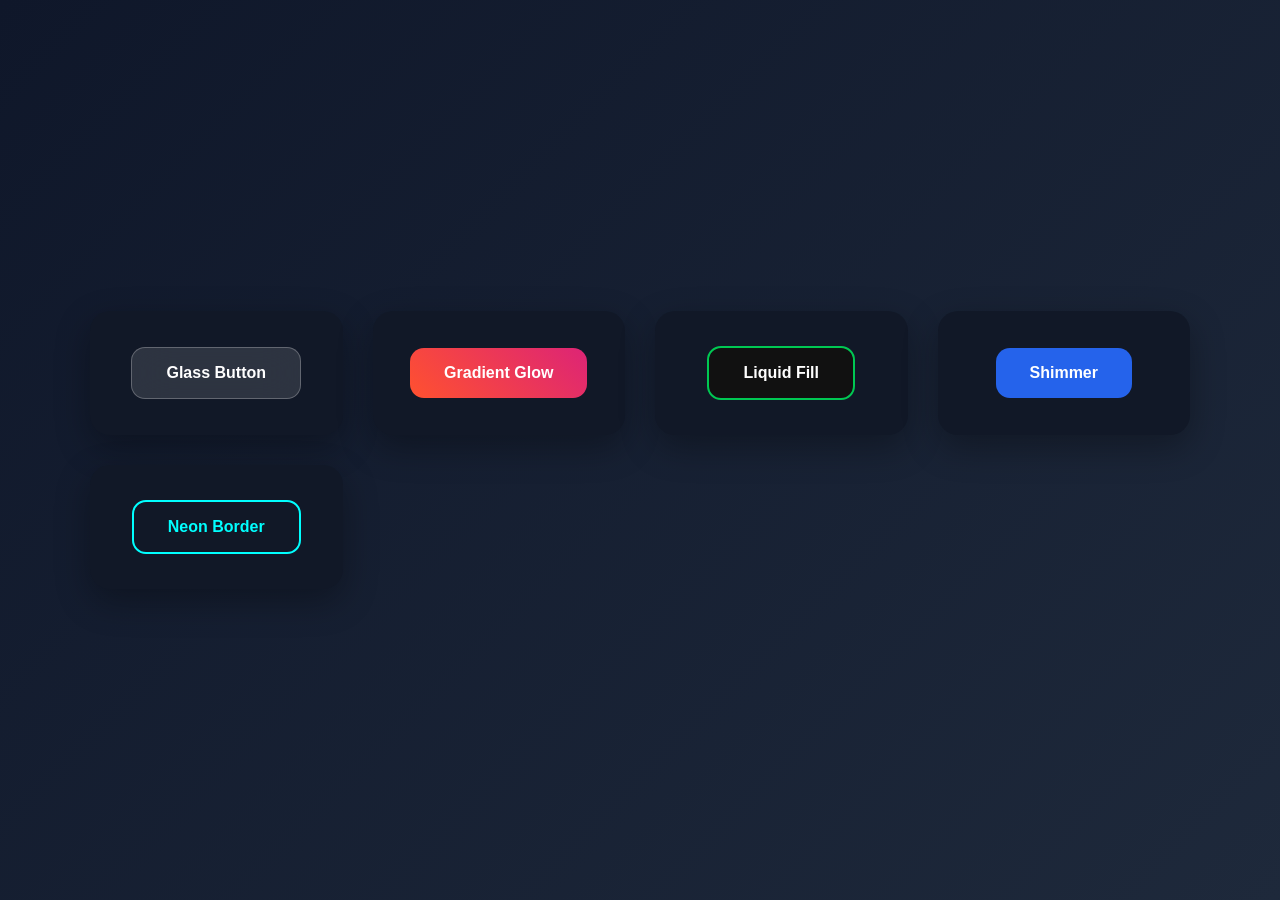
<file: Animated button/index.html>
<!doctype html>
<html lang="en">
  <head>
    <meta charset="UTF-8" />
    <meta name="viewport" content="width=device-width, initial-scale=1.0" />
    <link rel="stylesheet" href="style.css" />
    <title>Animated Buttons</title>
  </head>
  <body>
    <div class="container">
      <div class="card">
        <button class="glass">Glass Button</button>
      </div>

      <div class="card">
        <button class="gradient">Gradient Glow</button>
      </div>

      <div class="card">
        <button class="liquid">
          <span>Liquid Fill</span>
        </button>
      </div>

      <div class="card">
        <button class="shimmer">Shimmer</button>
      </div>

      <div class="card">
        <button class="neon">Neon Border</button>
      </div>
    </div>
  </body>
</html>
</file>
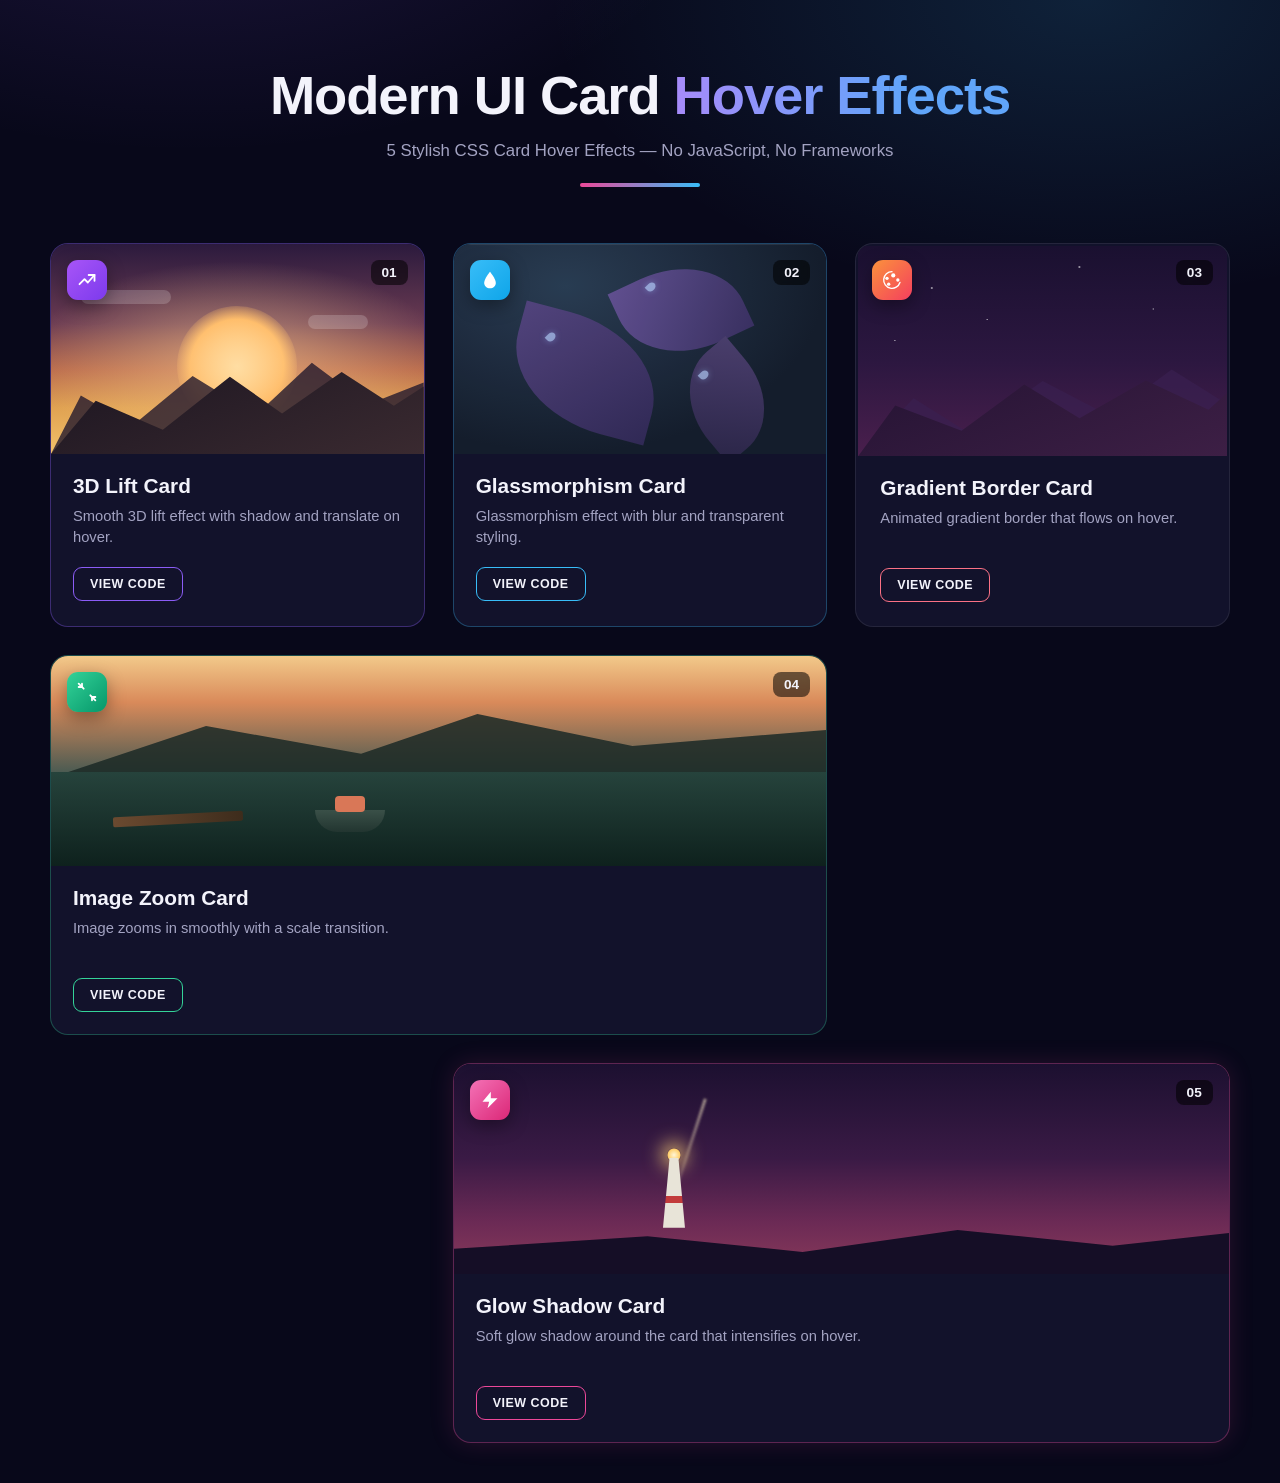
<file: Card-Hover-Effects/index.html>
<!doctype html>
<html lang="en">
  <head>
    <meta charset="UTF-8" />
    <meta name="viewport" content="width=device-width, initial-scale=1.0" />
    <title>Modern UI Card Hover Effects</title>
    <link rel="stylesheet" href="style.css" />
  </head>
  <body>
    <header class="page-header">
      <h1 class="page-title">
        Modern UI Card <span class="gradient-text">Hover Effects</span>
      </h1>
      <p class="page-subtitle">
        5 Stylish CSS Card Hover Effects — No JavaScript, No Frameworks
      </p>
      <div class="title-underline"></div>
    </header>

    <main class="card-grid">
      <!-- 01 : 3D LIFT CARD -->
      <article class="card card--lift">
        <span class="card-number">01</span>
        <span class="card-icon icon-purple">
          <svg
            viewBox="0 0 24 24"
            width="20"
            height="20"
            fill="none"
            stroke="white"
            stroke-width="2.2"
            stroke-linecap="round"
            stroke-linejoin="round"
          >
            <polyline points="3 17 9 11 13 15 21 6"></polyline>
            <polyline points="14 6 21 6 21 13"></polyline>
          </svg>
        </span>
        <div class="card-media scene-sunrise" aria-hidden="true">
          <div class="sun"></div>
          <div class="sky-glow"></div>
          <div class="mountain mountain-back"></div>
          <div class="mountain mountain-front"></div>
          <div class="cloud cloud-1"></div>
          <div class="cloud cloud-2"></div>
        </div>
        <div class="card-body">
          <h3 class="card-title">3D Lift Card</h3>
          <p class="card-desc">
            Smooth 3D lift effect with shadow and translate on hover.
          </p>
          <button class="view-code view-code--purple">VIEW CODE</button>
        </div>
      </article>

      <!-- 02 : GLASSMORPHISM CARD -->
      <article class="card card--glass">
        <span class="card-number">02</span>
        <span class="card-icon icon-blue">
          <svg viewBox="0 0 24 24" width="20" height="20" fill="white">
            <path
              d="M12 2C12 2 5 10.5 5 15.5C5 19.09 8.13 22 12 22C15.87 22 19 19.09 19 15.5C19 10.5 12 2 12 2Z"
            />
          </svg>
        </span>
        <div class="card-media scene-leaves" aria-hidden="true">
          <div class="leaf leaf-1"></div>
          <div class="leaf leaf-2"></div>
          <div class="leaf leaf-3"></div>
          <div class="droplet d1"></div>
          <div class="droplet d2"></div>
          <div class="droplet d3"></div>
          <div class="glass-overlay"></div>
        </div>
        <div class="card-body">
          <h3 class="card-title">Glassmorphism Card</h3>
          <p class="card-desc">
            Glassmorphism effect with blur and transparent styling.
          </p>
          <button class="view-code view-code--blue">VIEW CODE</button>
        </div>
      </article>

      <!-- 03 : GRADIENT BORDER CARD -->
      <article class="card card--gradient-border">
        <span class="card-number">03</span>
        <span class="card-icon icon-sunset">
          <svg viewBox="0 0 24 24" width="20" height="20" fill="white">
            <circle cx="13.5" cy="6.5" r="2.5" />
            <circle cx="19" cy="12" r="2" />
            <circle cx="6" cy="10" r="2" />
            <circle cx="8" cy="17" r="2" />
            <path
              d="M12 2a10 10 0 1 0 9.54 13"
              fill="none"
              stroke="white"
              stroke-width="1.6"
              stroke-linecap="round"
            />
          </svg>
        </span>
        <div class="border-spin" aria-hidden="true"></div>
        <div class="card-media scene-night-mountain" aria-hidden="true">
          <div class="stars"></div>
          <div class="night-mountain nm-back"></div>
          <div class="night-mountain nm-front"></div>
        </div>
        <div class="card-body">
          <h3 class="card-title">Gradient Border Card</h3>
          <p class="card-desc">Animated gradient border that flows on hover.</p>
          <button class="view-code view-code--rainbow">VIEW CODE</button>
        </div>
      </article>

      <!-- 04 : IMAGE ZOOM CARD -->
      <article class="card card--zoom">
        <span class="card-number">04</span>
        <span class="card-icon icon-green">
          <svg
            viewBox="0 0 24 24"
            width="20"
            height="20"
            fill="none"
            stroke="white"
            stroke-width="2.2"
            stroke-linecap="round"
            stroke-linejoin="round"
          >
            <path d="M6 2v4H2M2 6h4M18 22v-4h4M22 18h-4" />
            <path d="M2 2l6 6M22 22l-6-6" />
          </svg>
        </span>
        <div class="card-media-wrap">
          <div class="card-media scene-lake" aria-hidden="true">
            <div class="lake-sky"></div>
            <div class="lake-mountain"></div>
            <div class="lake-water"></div>
            <div class="dock"></div>
            <div class="boat"></div>
          </div>
        </div>
        <div class="card-body">
          <h3 class="card-title">Image Zoom Card</h3>
          <p class="card-desc">
            Image zooms in smoothly with a scale transition.
          </p>
          <button class="view-code view-code--green">VIEW CODE</button>
        </div>
      </article>

      <!-- 05 : GLOW SHADOW CARD -->
      <article class="card card--glow">
        <span class="card-number">05</span>
        <span class="card-icon icon-pink">
          <svg viewBox="0 0 24 24" width="20" height="20" fill="white">
            <polygon points="13 2 3 14 11 14 9 22 21 10 13 10 13 2" />
          </svg>
        </span>
        <div class="card-media scene-lighthouse" aria-hidden="true">
          <div class="lh-sky"></div>
          <div class="lh-beam"></div>
          <div class="lh-rock"></div>
          <div class="lighthouse">
            <div class="lh-light"></div>
            <div class="lh-tower"></div>
          </div>
        </div>
        <div class="card-body">
          <h3 class="card-title">Glow Shadow Card</h3>
          <p class="card-desc">
            Soft glow shadow around the card that intensifies on hover.
          </p>
          <button class="view-code view-code--pink">VIEW CODE</button>
        </div>
      </article>
    </main>
  </body>
</html>
</file>
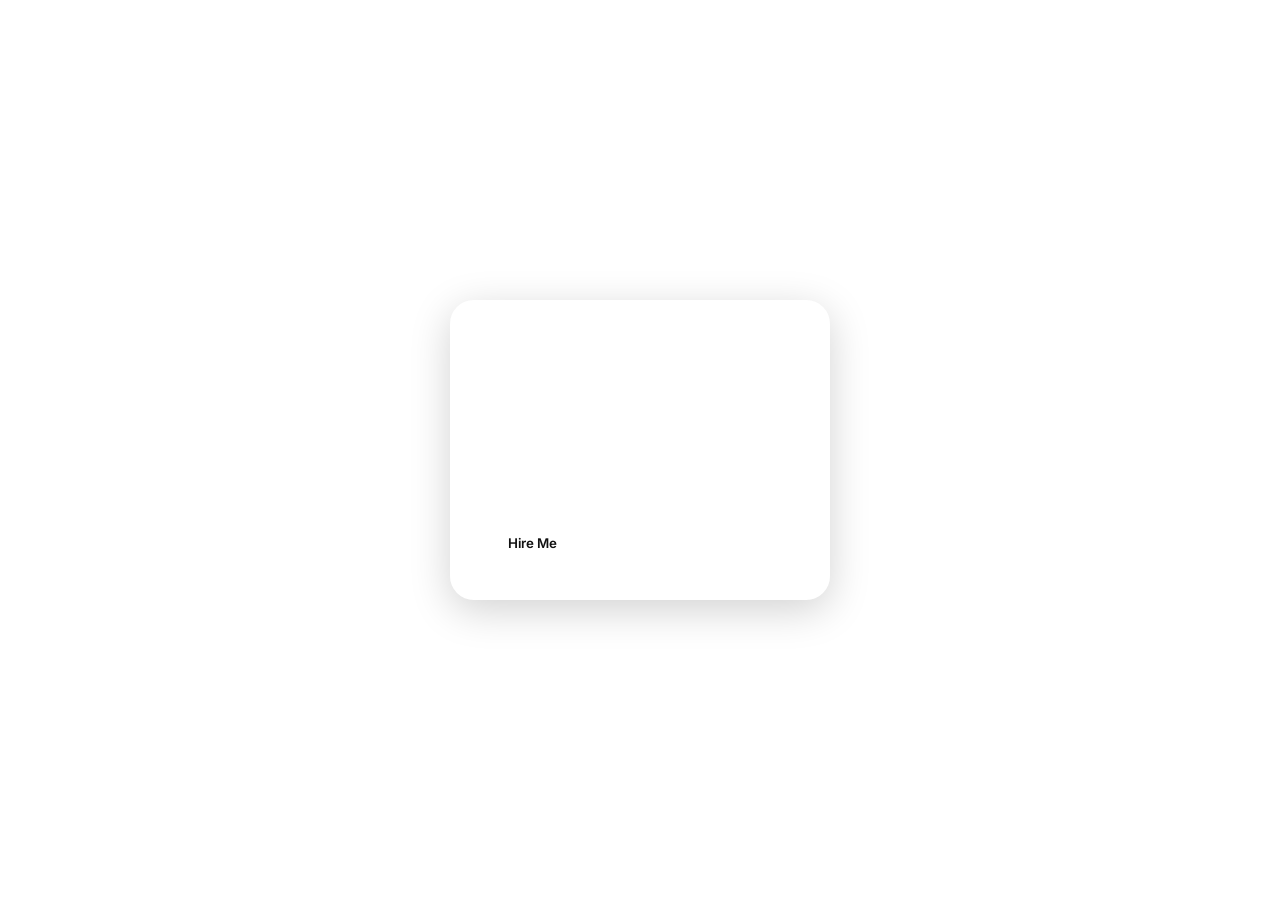
<file: Glassmorphism/index.html>
<!doctype html>
<html lang="en">
  <head>
    <meta charset="UTF-8" />
    <meta name="viewport" content="width=device-width, initial-scale=1.0" />
    <title>Real Glassmorphism</title>
    <link rel="stylesheet" href="style.css" />
  </head>

  <body>
    <div class="glass-card">
      <span class="tag">DK</span>

      <h2>Dinesh Kumar M</h2>

      <p>Frontend Developer | React JS Developer</p>

      <button>Hire Me</button>
    </div>
  </body>
</html>
</file>
<file: Animated button/style.css>
* {
  margin: 0;
  padding: 0;
  box-sizing: border-box;
  font-family: Arial, Helvetica, sans-serif;
}

body {
  min-height: 100vh;
  display: flex;
  justify-content: center;
  align-items: center;
  background: linear-gradient(135deg, #0f172a, #1e293b);
}

.container {
  display: grid;
  grid-template-columns: repeat(auto-fit, minmax(220px, 1fr));
  gap: 30px;
  width: 90%;
  max-width: 1100px;
}

button {
  cursor: pointer;
  border: none;
  padding: 16px 34px;
  font-size: 16px;
  font-weight: 600;
  border-radius: 14px;
  transition: 0.35s;
  position: relative;
  overflow: hidden;
  color: #fff;
}

.card {
  display: flex;
  justify-content: center;
  align-items: center;
  padding: 35px;
  border-radius: 20px;
  background: #111827;
  box-shadow: 0 12px 35px rgba(0, 0, 0, 0.3);
}

/* ===========================
   1. Glass Button
=========================== */

.glass {
  background: rgba(255, 255, 255, 0.12);
  backdrop-filter: blur(20px);
  border: 1px solid rgba(255, 255, 255, 0.25);
}

.glass:hover {
  transform: translateY(-6px);
  box-shadow: 0 15px 35px rgba(255, 255, 255, 0.15);
}

/* ===========================
   2. Gradient Glow
=========================== */

.gradient {
  background: linear-gradient(45deg, #ff512f, #dd2476);
}

.gradient:hover {
  transform: translateY(-5px);
  box-shadow:
    0 0 20px #ff512f,
    0 0 45px #dd2476;
}

/* ===========================
   3. Liquid Fill
=========================== */

.liquid {
  background: #111;
  border: 2px solid #00c853;
}

.liquid::before {
  content: "";
  position: absolute;
  inset: 0;
  background: #00c853;
  transform: translateY(100%);
  transition: 0.4s;
  z-index: 0;
}

.liquid span {
  position: relative;
  z-index: 2;
}

.liquid:hover::before {
  transform: translateY(0);
}

/* ===========================
   4. Shimmer Button
=========================== */

.shimmer {
  background: #2563eb;
}

.shimmer::after {
  content: "";

  position: absolute;

  top: 0;

  left: -80%;

  width: 50%;

  height: 100%;

  background: linear-gradient(
    120deg,
    transparent,
    rgba(255, 255, 255, 0.6),
    transparent
  );

  transform: skewX(-25deg);
}

.shimmer:hover::after {
  animation: shine 0.8s linear;
}

@keyframes shine {
  100% {
    left: 150%;
  }
}

/* ===========================
   5. Neon Border
=========================== */

.neon {
  background: transparent;

  border: 2px solid cyan;

  color: cyan;
}

.neon:hover {
  background: cyan;

  color: #111;

  box-shadow:
    0 0 10px cyan,
    0 0 30px cyan,
    0 0 60px cyan;

  transform: translateY(-5px);
}
</file>
<file: Card-Hover-Effects/style.css>
/* ============================================
   Modern UI Card Hover Effects — pure CSS demo
   ============================================ */

:root{
  --bg:            #08081a;
  --bg-soft:       #0d0d24;
  --card-bg:       #12122b;
  --text-main:     #f3f3fb;
  --text-muted:    #a3a3c2;

  --purple:  #8b5cf6;
  --blue:    #38bdf8;
  --orange:  #fb7185;
  --yellow:  #fbbf24;
  --green:   #34d399;
  --pink:    #ec4899;

  --radius: 18px;
}

*, *::before, *::after{ box-sizing: border-box; }

body{
  margin: 0;
  min-height: 100vh;
  background:
    radial-gradient(ellipse 900px 500px at 15% -10%, rgba(139,92,246,0.16), transparent 60%),
    radial-gradient(ellipse 900px 500px at 85% 0%, rgba(56,189,248,0.14), transparent 60%),
    var(--bg);
  color: var(--text-main);
  font-family: "Segoe UI", "Helvetica Neue", Arial, sans-serif;
  padding: 64px 24px 40px;
}

/* ---------- Header ---------- */
.page-header{
  text-align: center;
  max-width: 900px;
  margin: 0 auto 56px;
}
.page-title{
  font-size: clamp(2.1rem, 5vw, 3.4rem);
  font-weight: 800;
  margin: 0 0 14px;
  letter-spacing: -0.02em;
}
.gradient-text{
  background: linear-gradient(90deg, #a78bfa, #60a5fa 70%);
  -webkit-background-clip: text;
  background-clip: text;
  color: transparent;
}
.page-subtitle{
  color: var(--text-muted);
  font-size: 1.05rem;
  margin: 0 0 22px;
}
.title-underline{
  width: 120px;
  height: 4px;
  margin: 0 auto;
  border-radius: 4px;
  background: linear-gradient(90deg, var(--pink), var(--blue));
}

/* ---------- Grid ---------- */
.card-grid{
  max-width: 1180px;
  margin: 0 auto;
  display: grid;
  grid-template-columns: repeat(3, 1fr);
  gap: 28px;
}
.card--zoom  { grid-column: span 3 / span 3; max-width: 620px; }
.card--glow  { grid-column: span 3 / span 3; max-width: 620px; }

@media (min-width: 860px){
  .card-grid{ grid-template-columns: repeat(3, minmax(0,1fr)); }
  .card--zoom{ grid-column: 1 / span 2; justify-self: end; width: 100%; max-width: none;}
  .card--glow{ grid-column: 2 / span 2; justify-self: start; width: 100%; max-width: none;}
}

@media (max-width: 640px){
  .card-grid{ grid-template-columns: 1fr; }
  .card--zoom, .card--glow{ grid-column: auto; max-width: 480px; margin: 0 auto; }
}

/* ---------- Card base ---------- */
.card{
  position: relative;
  background: var(--card-bg);
  border-radius: var(--radius);
  overflow: hidden;
  border: 1px solid rgba(255,255,255,0.08);
  transition: transform .45s ease, box-shadow .45s ease, border-color .45s ease;
  isolation: isolate;
}

.card-number{
  position: absolute;
  top: 16px; right: 16px;
  z-index: 5;
  background: rgba(0,0,0,0.55);
  backdrop-filter: blur(4px);
  color: var(--text-main);
  font-weight: 700;
  font-size: 0.85rem;
  padding: 5px 11px;
  border-radius: 8px;
}

.card-icon{
  position: absolute;
  top: 16px; left: 16px;
  z-index: 5;
  width: 40px; height: 40px;
  border-radius: 11px;
  display: flex; align-items: center; justify-content: center;
  box-shadow: 0 6px 18px rgba(0,0,0,0.35);
}
.icon-purple{ background: linear-gradient(135deg, #a855f7, #7c3aed); }
.icon-blue{   background: linear-gradient(135deg, #38bdf8, #0ea5e9); }
.icon-sunset{ background: linear-gradient(135deg, #fb923c, #f43f5e); }
.icon-green{  background: linear-gradient(135deg, #34d399, #059669); }
.icon-pink{   background: linear-gradient(135deg, #f472b6, #db2777); }

.card-media{
  position: relative;
  height: 210px;
  overflow: hidden;
  background: #0a0a18;
}

.card-body{
  padding: 20px 22px 22px;
}
.card-title{
  margin: 0 0 8px;
  font-size: 1.3rem;
  font-weight: 700;
}
.card-desc{
  margin: 0 0 18px;
  color: var(--text-muted);
  font-size: 0.92rem;
  line-height: 1.45;
  min-height: 42px;
}

.view-code{
  font-family: inherit;
  font-size: 0.78rem;
  font-weight: 700;
  letter-spacing: 0.04em;
  color: var(--text-main);
  background: transparent;
  border-radius: 9px;
  padding: 9px 16px;
  cursor: pointer;
  transition: background .25s ease, color .25s ease, transform .2s ease;
}
.view-code:hover{ transform: translateY(-2px); }
.view-code--purple{ border: 1.5px solid var(--purple); }
.view-code--purple:hover{ background: var(--purple); }
.view-code--blue{ border: 1.5px solid var(--blue); }
.view-code--blue:hover{ background: var(--blue); color:#04202e; }
.view-code--rainbow{ border: 1.5px solid var(--orange); }
.view-code--rainbow:hover{ background: var(--orange); color:#2a0a0a; }
.view-code--green{ border: 1.5px solid var(--green); }
.view-code--green:hover{ background: var(--green); color:#04241a; }
.view-code--pink{ border: 1.5px solid var(--pink); }
.view-code--pink:hover{ background: var(--pink); }

/* ============================================
   EFFECT 1 — 3D LIFT CARD
   ============================================ */
.card--lift{
  border: 1px solid rgba(139,92,246,0.35);
}
.card--lift:hover{
  transform: translateY(-14px) scale(1.015);
  box-shadow: 0 30px 60px -15px rgba(139,92,246,0.45);
  border-color: rgba(139,92,246,0.7);
}

.scene-sunrise{
  background: linear-gradient(180deg, #2b1a3d 0%, #6b3b52 38%, #b96a4b 60%, #e0a252 78%, #f3c26a 100%);
}
.scene-sunrise .sun{
  position:absolute; left:50%; top:58%; width:120px; height:120px;
  background: radial-gradient(circle, #ffe9b0 0%, #ffb457 55%, rgba(255,180,87,0) 75%);
  border-radius: 50%;
  transform: translate(-50%,-50%);
}
.scene-sunrise .sky-glow{
  position:absolute; inset:0;
  background: radial-gradient(ellipse 300px 140px at 50% 55%, rgba(255,210,150,0.55), transparent 70%);
}
.scene-sunrise .mountain{
  position:absolute; left:0; right:0; bottom:0;
}
.mountain-back{
  height: 62%;
  background: #241a2e;
  clip-path: polygon(0% 100%, 8% 55%, 22% 78%, 38% 40%, 55% 70%, 70% 30%, 85% 62%, 100% 45%, 100% 100%);
  opacity: .8;
}
.mountain-front{
  height: 46%;
  background: linear-gradient(160deg, #1a1420, #3a2a30);
  clip-path: polygon(0% 100%, 12% 45%, 30% 75%, 48% 20%, 62% 58%, 78% 15%, 92% 50%, 100% 30%, 100% 100%);
}
.scene-sunrise .cloud{
  position:absolute; height: 14px; border-radius: 20px;
  background: rgba(255,255,255,0.18);
}
.cloud-1{ width: 90px; top: 22%; left: 8%; }
.cloud-2{ width: 60px; top: 34%; right: 15%; background: rgba(255,255,255,0.12);}

/* ============================================
   EFFECT 2 — GLASSMORPHISM CARD
   ============================================ */
.card--glass{
  border: 1px solid rgba(56,189,248,0.3);
}
.card--glass:hover{
  border-color: rgba(56,189,248,0.7);
  box-shadow: 0 20px 45px -15px rgba(56,189,248,0.35);
}

.scene-leaves{
  background: radial-gradient(ellipse at 30% 20%, #22364d, #0d1626 70%);
}
.leaf{
  position:absolute;
  background: linear-gradient(135deg, #4c3d78, #2a2350);
  border-radius: 0 70% 0 70%;
}
.leaf-1{ width:150px; height:110px; top:35%; left:15%; transform: rotate(15deg);}
.leaf-2{ width:120px; height:90px; top:10%; left:45%; transform: rotate(-25deg); background: linear-gradient(135deg,#5b4a8c,#332a5c);}
.leaf-3{ width:100px; height:80px; top:55%; left:60%; transform: rotate(50deg); background: linear-gradient(135deg,#443868,#241f42);}
.droplet{
  position:absolute; width:8px; height:10px; border-radius:50% 50% 50% 0;
  background: rgba(180,210,255,0.65);
  transform: rotate(45deg);
  box-shadow: 0 0 6px rgba(150,190,255,0.4);
}
.d1{ top: 42%; left: 25%; }
.d2{ top: 18%; left: 52%; }
.d3{ top: 60%; left: 66%; }

.glass-overlay{
  position:absolute; inset:0;
  background: rgba(255,255,255,0.03);
  backdrop-filter: blur(0px);
  border-top: 1px solid rgba(255,255,255,0.08);
  transition: backdrop-filter .5s ease, background .5s ease;
}
.card--glass:hover .glass-overlay{
  backdrop-filter: blur(3px);
  background: rgba(255,255,255,0.08);
}

/* ============================================
   EFFECT 3 — GRADIENT BORDER CARD
   ============================================ */
.card--gradient-border{
  border: 1px solid rgba(255,255,255,0.08);
  padding: 2px;
}
.border-spin{
  position:absolute; inset:0;
  border-radius: var(--radius);
  padding: 2px;
  background: conic-gradient(from 0deg, var(--pink), var(--orange), var(--yellow), var(--blue), var(--purple), var(--pink));
  opacity: 0;
  transition: opacity .4s ease;
  -webkit-mask: linear-gradient(#000 0 0) content-box, linear-gradient(#000 0 0);
  -webkit-mask-composite: xor;
  mask-composite: exclude;
  animation: spin-border 4s linear infinite paused;
  z-index: 4;
  pointer-events: none;
}
.card--gradient-border:hover .border-spin{
  opacity: 1;
  animation-play-state: running;
}
.card--gradient-border:hover{
  transform: translateY(-4px);
}
@keyframes spin-border{
  to{ transform: rotate(360deg); }
}

.scene-night-mountain{
  background: linear-gradient(180deg, #1a1030 0%, #2c1740 55%, #4a1f4d 100%);
}
.scene-night-mountain .stars{
  position:absolute; inset:0;
  background-image:
    radial-gradient(1.5px 1.5px at 20% 20%, #fff, transparent),
    radial-gradient(1.5px 1.5px at 60% 10%, #fff, transparent),
    radial-gradient(1px 1px at 80% 30%, #fff, transparent),
    radial-gradient(1px 1px at 35% 35%, #fff, transparent),
    radial-gradient(1.5px 1.5px at 90% 15%, #fff, transparent),
    radial-gradient(1px 1px at 10% 45%, #fff, transparent);
  opacity: .8;
}
.night-mountain{ position:absolute; left:0; right:0; bottom:0; }
.nm-back{
  height: 55%;
  background: #3a2050;
  clip-path: polygon(0% 100%, 15% 50%, 30% 80%, 50% 35%, 68% 65%, 85% 25%, 100% 55%, 100% 100%);
  opacity:.7;
}
.nm-front{
  height: 40%;
  background: linear-gradient(160deg,#241333,#3d1f45);
  clip-path: polygon(0% 100%, 10% 40%, 28% 70%, 45% 15%, 60% 55%, 78% 10%, 95% 45%, 100% 25%, 100% 100%);
}

/* ============================================
   EFFECT 4 — IMAGE ZOOM CARD
   ============================================ */
.card--zoom{
  border: 1px solid rgba(52,211,153,0.3);
}
.card--zoom:hover{
  border-color: rgba(52,211,153,0.6);
  box-shadow: 0 20px 45px -15px rgba(52,211,153,0.3);
}
.card-media-wrap{
  overflow: hidden;
}
.scene-lake{
  transition: transform .6s ease;
  transform: scale(1);
}
.card--zoom:hover .scene-lake{
  transform: scale(1.12);
}
.scene-lake{ background: #0d1e1c; }
.lake-sky{
  position:absolute; inset:0; height: 55%;
  background: linear-gradient(180deg, #f2c98a 0%, #d98a5a 40%, #4c5b52 100%);
}
.lake-mountain{
  position:absolute; left:0; right:0; top:20%; height:38%;
  background: #1c2a26;
  clip-path: polygon(0% 100%, 20% 35%, 40% 70%, 55% 20%, 75% 60%, 100% 40%, 100% 100%);
  opacity: .85;
}
.lake-water{
  position:absolute; left:0; right:0; bottom:0; top:55%;
  background: linear-gradient(180deg, #26433c, #0e211d);
}
.dock{
  position:absolute; bottom: 20%; left: 8%; width: 130px; height: 10px;
  background: linear-gradient(90deg, #6b4a30, #3d2c1c);
  transform: rotate(-3deg);
  border-radius: 2px;
}
.boat{
  position:absolute; bottom: 16%; left: 34%; width: 70px; height: 22px;
  background: linear-gradient(180deg, #3a5048, #223530);
  border-radius: 0 0 30px 30px;
}
.boat::after{
  content:"";
  position:absolute; top:-14px; left:20px; width:30px; height:16px;
  background: #d97757; border-radius: 4px;
}

/* ============================================
   EFFECT 5 — GLOW SHADOW CARD
   ============================================ */
.card--glow{
  border: 1px solid rgba(236,72,153,0.35);
  box-shadow: 0 0 24px rgba(236,72,153,0.15);
}
.card--glow:hover{
  box-shadow: 0 0 55px rgba(236,72,153,0.55), 0 0 100px rgba(236,72,153,0.25);
  border-color: rgba(236,72,153,0.8);
}

.scene-lighthouse{ background:#0b0a1c; }
.lh-sky{
  position:absolute; inset:0;
  background: linear-gradient(180deg, #1c1030 0%, #3a1a45 45%, #6b2a55 75%, #8a3a5a 100%);
}
.lh-beam{
  position:absolute; left: 30%; top: 15%; width: 3px; height: 55%;
  background: linear-gradient(180deg, rgba(255,240,200,0.55), transparent);
  transform: rotate(18deg);
  filter: blur(1px);
}
.lh-rock{
  position:absolute; left:0; right:0; bottom:0; height: 30%;
  background: #150e26;
  clip-path: polygon(0% 100%, 0% 60%, 25% 40%, 45% 65%, 65% 30%, 85% 55%, 100% 35%, 100% 100%);
}
.lighthouse{
  position:absolute; left: 27%; bottom: 22%;
  width: 22px; height: 70px;
}
.lh-tower{
  position:absolute; bottom:0; left:0; width: 100%; height: 100%;
  background: linear-gradient(180deg, #e8e4d8 0%, #e8e4d8 55%, #c23b3b 55%, #c23b3b 65%, #e8e4d8 65%);
  clip-path: polygon(30% 0%, 70% 0%, 100% 100%, 0% 100%);
}
.lh-light{
  position:absolute; top:-10px; left:50%; transform: translateX(-50%);
  width: 14px; height: 14px; border-radius: 50%;
  background: radial-gradient(circle, #fff6d8, #ffcf6b 60%, rgba(255,207,107,0) 75%);
  box-shadow: 0 0 18px 6px rgba(255,214,120,0.7);
}

/* ---------- Footer ---------- */
.page-footer{
  text-align: center;
  margin-top: 64px;
  color: var(--text-muted);
  font-size: 0.9rem;
}
.page-footer p{ margin: 4px 0; }
.heart{ color: #f43f5e; }
.author{
  background: linear-gradient(90deg, #a78bfa, #60a5fa);
  -webkit-background-clip: text;
  background-clip: text;
  color: transparent;
  font-weight: 700;
}
.stack{ font-size: 0.8rem; opacity: .7; }

/* ---------- Accessibility ---------- */
.view-code:focus-visible,
.card:focus-visible{
  outline: 2px solid var(--blue);
  outline-offset: 3px;
}

@media (prefers-reduced-motion: reduce){
  .card, .view-code, .scene-lake, .border-spin{
    transition: none !important;
    animation: none !important;
  }
}
</file>
<file: Glassmorphism/style.css>
@import url("https://fonts.googleapis.com/css2?family=Inter:wght@400;500;600;700&display=swap");

* {
  margin: 0;
  padding: 0;
  box-sizing: border-box;
  font-family: "Inter", sans-serif;
}

body {
  height: 100vh;
  display: flex;
  justify-content: center;
  align-items: center;

  background: url("https://dineshkumarfswd.netlify.app/img/me_2.png") right
    bottom/520px no-repeat;
}

.glass-card {
  width: 380px;
  padding: 35px;
  border-radius: 24px;

  background: rgba(255, 255, 255, 0.08);

  backdrop-filter: blur(22px);
  -webkit-backdrop-filter: blur(22px);

  border: 1px solid rgba(255, 255, 255, 0.18);

  box-shadow:
    0 10px 40px rgba(0, 0, 0, 0.18),
    inset 0 1px 1px rgba(255, 255, 255, 0.25);

  color: white;
}

.tag {
  display: inline-block;
  padding: 6px 14px;
  border-radius: 100px;

  background: rgba(255, 255, 255, 0.12);
  border: 1px solid rgba(255, 255, 255, 0.15);

  font-size: 13px;
  margin-bottom: 20px;
}

h2 {
  font-size: 30px;
  margin-bottom: 15px;
  font-weight: 700;
}

p {
  color: rgba(255, 255, 255, 0.85);
  line-height: 1.7;
  margin-bottom: 30px;
}

button {
  padding: 13px 22px;
  border: none;
  border-radius: 12px;
  background: white;
  color: #111;
  font-weight: 600;
  cursor: pointer;
  transition: 0.3s;
}

button:hover {
  transform: translateY(-3px);
}
</file>
